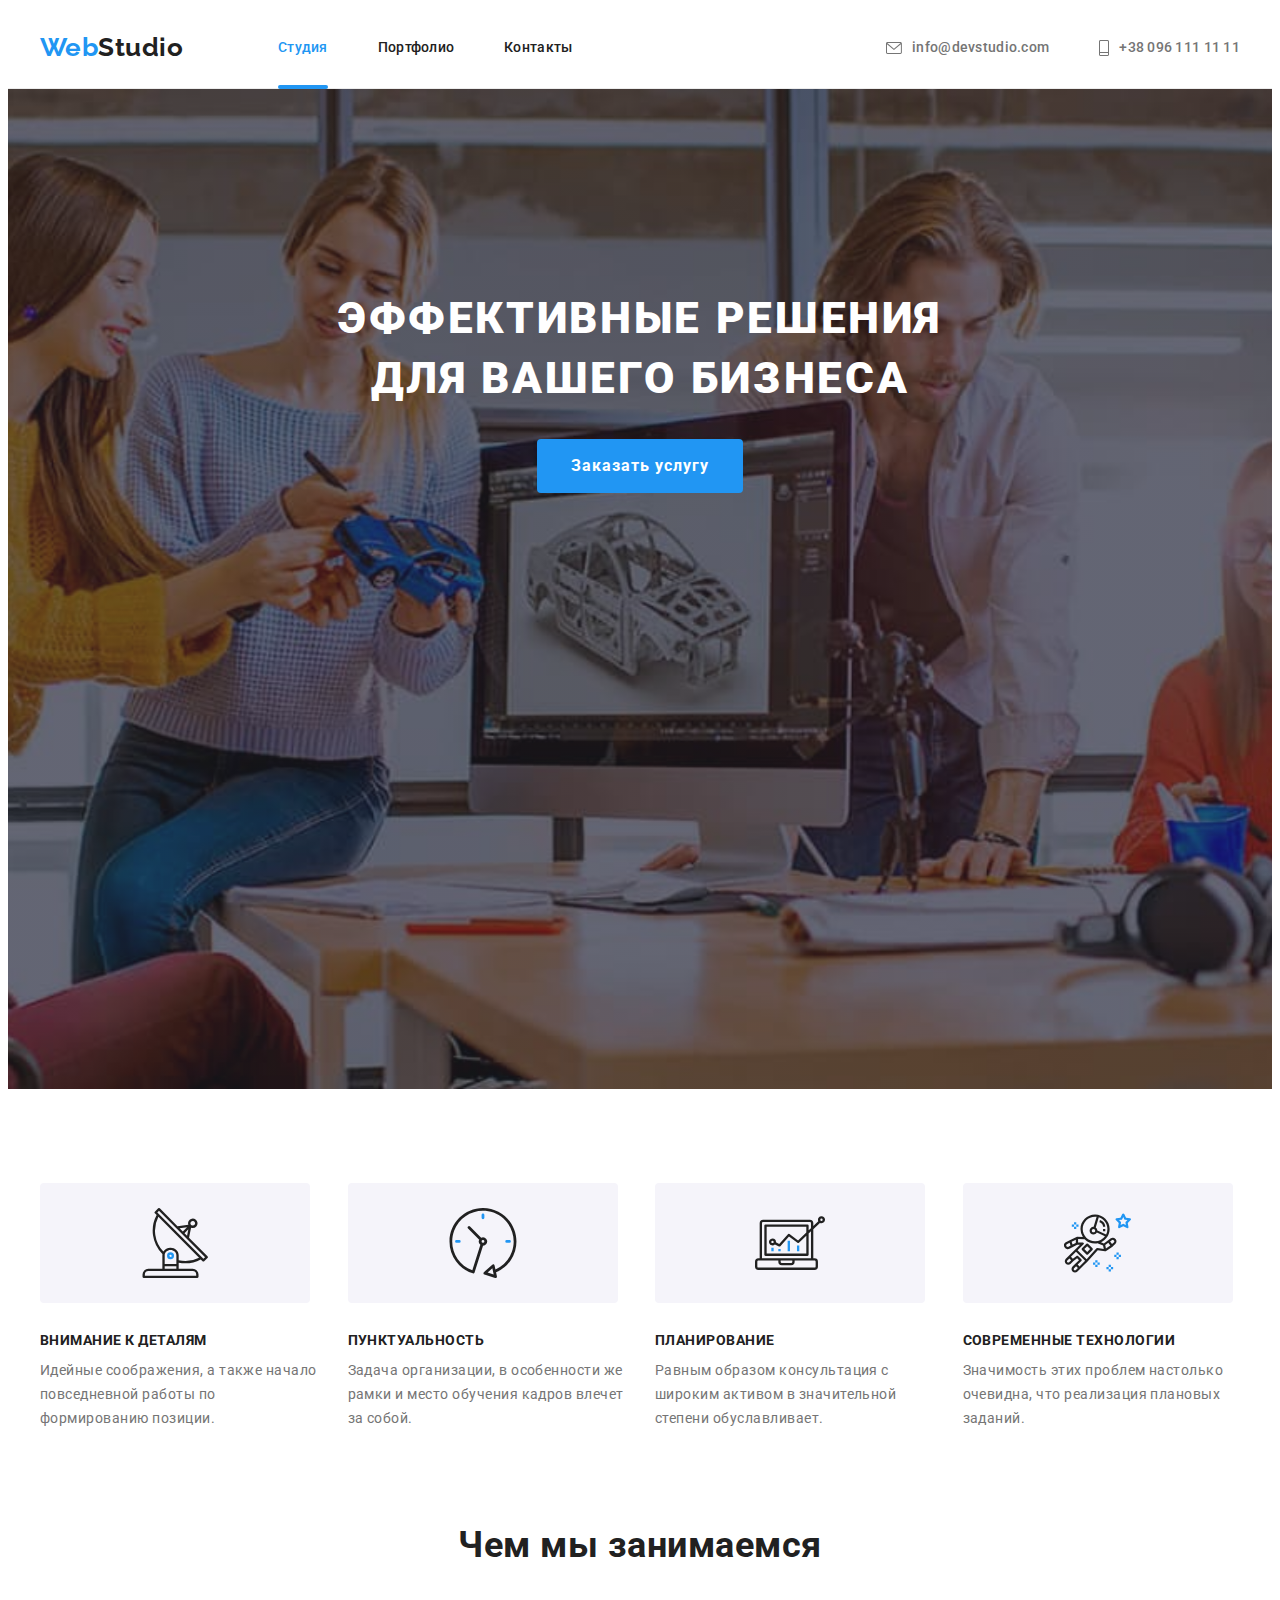
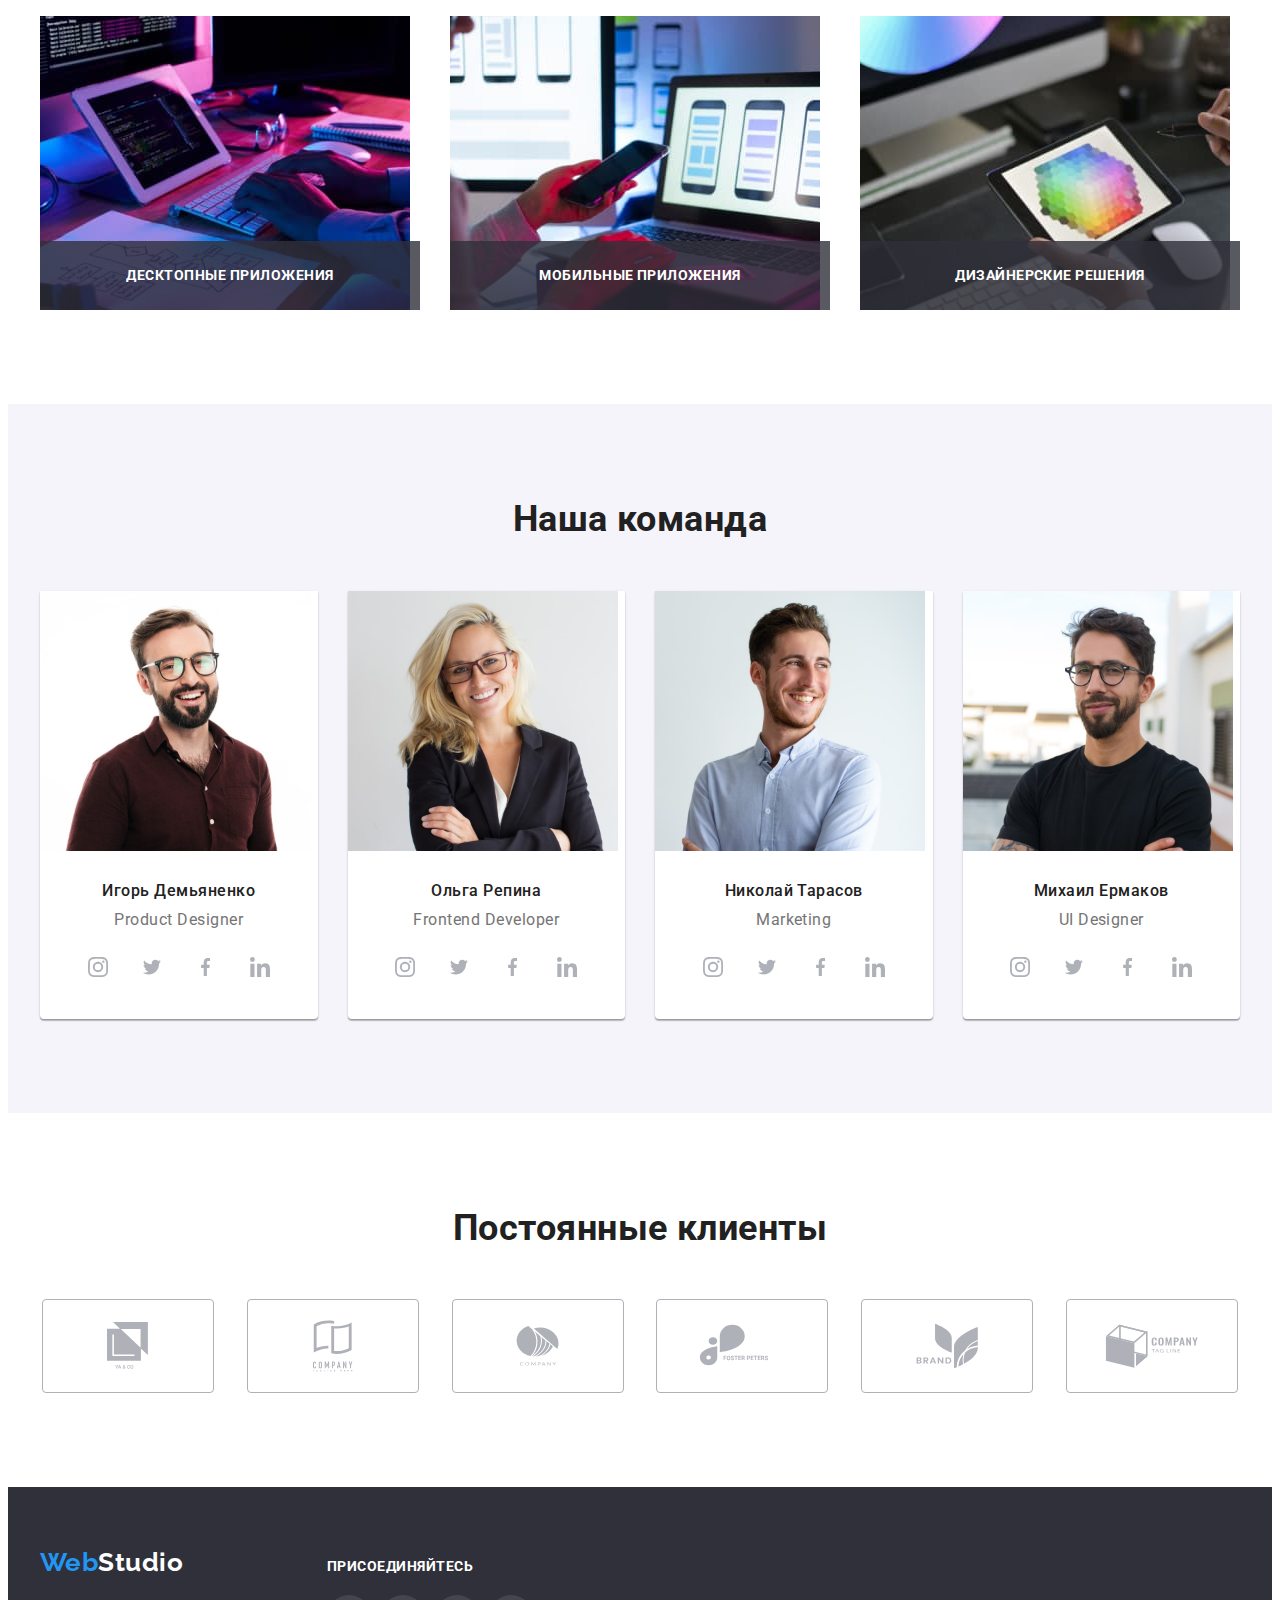
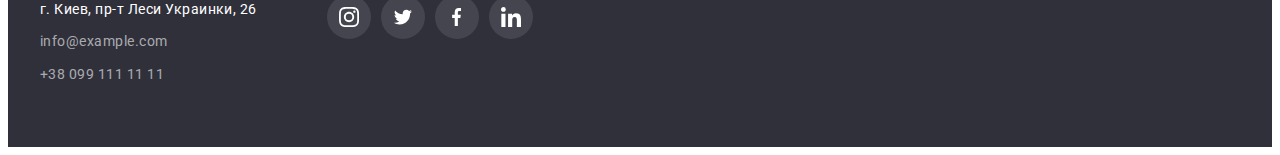
<file: index.html>
<!DOCTYPE html>
<html lang="ru">
  <head>
    <meta charset="UTF-8" />
    <meta http-equiv="X-UA-Compatible" content="IE=edge" />
    <meta name="viewport" content="width=device-width, initial-scale=1.0" />
    <title>Студия</title>
    <link
      href="https://fonts.googleapis.com/css2?family=Raleway:wght@700&family=Roboto:wght@400;500;700;900&display=swap"
      rel="stylesheet"
    />
    <link
      rel="stylesheet"
      href="https://cdnjs.cloudflare.com/ajax/libs/modern-normalize/1.1.0/modern-normalize.min.css"
      integrity="sha512-wpPYUAdjBVSE4KJnH1VR1HeZfpl1ub8YT/NKx4PuQ5NmX2tKuGu6U/JRp5y+Y8XG2tV+wKQpNHVUX03MfMFn9Q=="
      crossorigin="anonymous"
      referrerpolicy="no-referrer"
    />
    <link rel="stylesheet" href="./css/styles.css" />
  </head>
  <body>
    <!--Шапка-->
    <header class="hat">
      <div class="container flex">
        <nav class="flex">
          <a class="hat-logo flex" href="./index.html"><span class="half">Web</span>Studio</a>
          <ul class="hat-list common">
            <li class="item">
              <a class="hat-link current" href="./index.html">Студия</a>
            </li>
            <li class="item">
              <a class="hat-link" href="./portfolio.html">Портфолио</a>
            </li>
            <li class="item">
              <a class="hat-link" href="">Контакты</a>
            </li>
          </ul>
        </nav>

        <ul class="hat-list common info">
          <li class="item">
            <a class="hat-contact" href="mailto:info@devstudio.com">
              <svg class="icon-mail" width="16px" height="12px">
                <use href="./images/sprite.svg#icon-mail"></use>
              </svg>
              info@devstudio.com
            </a>
          </li>
          <li class="item">
            <a class="hat-contact" href="tel:+380961111111">
              <svg class="icon-phone" width="10" height="16px">
                <use href="./images/sprite.svg#icon-phone"></use>
              </svg>
              +38 096 111 11 11
            </a>
          </li>
        </ul>
      </div>
    </header>

    <main>
      <!--Герой-->
      <section class="hiro">
        <h1 class="hiro-title">Эффективные решения для вашего бизнеса</h1>
        <button class="hiro-button" data-modal-open type="button">Заказать услугу</button>
      </section>

      <!--Секция преимуществ-->

      <section class="advantage">
        <div class="container">
          <h2 class="visually-hidden">Наши преимущества</h2>

          <ul class="advantage-list common">
            <li class="subtitle">
              <div class="common advantage-icon">
                <svg width="66px" height="70px">
                  <use class="antenna" href="./images/sprite.svg#icon-antenna"></use>
                </svg>
              </div>
              <h3 class="title">Внимание к деталям</h3>

              <p class="advantage-text">
                Идейные соображения, а также начало повседневной работы по формированию позиции.
              </p>
            </li>
            <li class="subtitle">
              <div class="common advantage-icon">
                <svg width="70px" height="70px">
                  <use class="clock" href="./images/sprite.svg#icon-clock"></use>
                </svg>
              </div>
              <h3 class="title">Пунктуальность</h3>

              <p class="advantage-text">
                Задача организации, в особенности же рамки и место обучения кадров влечет за собой.
              </p>
            </li>
            <li class="subtitle">
              <div class="common advantage-icon">
                <svg width="70px" height="70px">
                  <use class="computer" href="./images/sprite.svg#icon-computer"></use>
                </svg>
              </div>
              <h3 class="title">Планирование</h3>

              <p class="advantage-text">
                Равным образом консультация с широким активом в значительной степени обуславливает.
              </p>
            </li>
            <li class="subtitle">
              <div class="common advantage-icon">
                <svg width="67px" height="70px">
                  <use class="clock" href="./images/sprite.svg#icon-man"></use>
                </svg>
              </div>
              <h3 class="title">Современные технологии</h3>

              <p class="advantage-text">
                Значимость этих проблем настолько очевидна, что реализация плановых заданий.
              </p>
            </li>
          </ul>
        </div>
      </section>

      <!--примеры-->

      <section class="examples">
        <div class="container">
          <h2 class="examples-title">Чем мы занимаемся</h2>
          <ul class="examples-list common">
            <li class="subtitle">
              <a href=""
                ><div class="examples-posision">
                  <img src="./images/img.jpg" width="370" alt="написание программы" />
                  <p class="examples-text">Десктопные приложения</p>
                </div></a
              >
            </li>
            <li class="subtitle">
              <a href=""
                ><div class="examples-posision">
                  <img
                    src="./images/imgg.jpg"
                    width="370"
                    alt="изображение макетов телефонов на ноутбуке"
                  />
                  <p class="examples-text">Мобильные приложения</p>
                </div></a
              >
            </li>
            <li class="subtitle">
              <a href=""
                ><div class="examples-posision">
                  <img
                    src="./images/imggg.jpg"
                    width="370"
                    alt="выбор цветовой гаммы на планшете"
                  />
                  <p class="examples-text">Дизайнерские решения</p>
                </div></a
              >
            </li>
          </ul>
        </div>
      </section>

      <!--Секция о нашей команде-->
      <section class="ourteam">
        <div class="container">
          <h2 class="ourteam-title">Наша команда</h2>
          <ul class="ourteam-list common">
            <li class="ourteam-item">
              <a href=""><img src="./images/nf.jpg" width="270" alt="Игорь Демьяненко" /></a>
              <div class="carts">
                <h3 class="title">Игорь Демьяненко</h3>
                <p class="text">Product Designer</p>
                <ul class="ourteam-icon common">
                  <li class="icon-list common">
                    <a class="icon-link common" href=""
                      ><svg class="icon-svg" width="20px" height="20px">
                        <use href="./images/sprite.svg#icon-instagram"></use></svg
                    ></a>
                  </li>
                  <li class="icon-list common">
                    <a class="icon-link common" href=""
                      ><svg class="icon-svg" width="20px" height="16.25px">
                        <use href="./images/sprite.svg#icon-twitter"></use></svg
                    ></a>
                  </li>
                  <li class="icon-list common">
                    <a class="icon-link common" href=""
                      ><svg class="icon-svg" width="10px" height="20px">
                        <use href="./images/sprite.svg#icon-facebook"></use></svg
                    ></a>
                  </li>
                  <li class="icon-list common">
                    <a class="icon-link common" href=""
                      ><svg class="icon-svg" width="20px" height="20px">
                        <use href="./images/sprite.svg#icon-linkedin"></use></svg
                    ></a>
                  </li>
                </ul>
              </div>
            </li>

            <li class="ourteam-item">
              <a href=""><img src="./images/no.jpg" width="270" alt="Ольга Репина" /></a>
              <div class="carts">
                <h3 class="title">Ольга Репина</h3>
                <p class="text">Frontend Developer</p>
                <ul class="ourteam-icon common">
                  <li class="icon-list common">
                    <a class="icon-link common" href=""
                      ><svg class="icon-svg" width="20px" height="20px">
                        <use href="./images/sprite.svg#icon-instagram"></use></svg
                    ></a>
                  </li>
                  <li class="icon-list common">
                    <a class="icon-link common" href=""
                      ><svg class="icon-svg" width="20px" height="16.25px">
                        <use href="./images/sprite.svg#icon-twitter"></use></svg
                    ></a>
                  </li>
                  <li class="icon-list common">
                    <a class="icon-link common" href=""
                      ><svg class="icon-svg" width="10px" height="20px">
                        <use href="./images/sprite.svg#icon-facebook"></use></svg
                    ></a>
                  </li>
                  <li class="icon-list common">
                    <a class="icon-link common" href=""
                      ><svg class="icon-svg" width="20px" height="20px">
                        <use href="./images/sprite.svg#icon-linkedin"></use></svg
                    ></a>
                  </li>
                </ul>
              </div>
            </li>

            <li class="ourteam-item">
              <a href=""><img src="./images/nt.jpg" width="270" alt="Николай Тарасов" /></a>
              <div class="carts">
                <h3 class="title">Николай Тарасов</h3>
                <p class="text">Marketing</p>
                <ul class="ourteam-icon common">
                  <li class="icon-list common">
                    <a class="icon-link common" href=""
                      ><svg class="icon-svg" width="20px" height="20px">
                        <use href="./images/sprite.svg#icon-instagram"></use></svg
                    ></a>
                  </li>
                  <li class="icon-list common">
                    <a class="icon-link common" href=""
                      ><svg class="icon-svg" width="20px" height="16.25px">
                        <use href="./images/sprite.svg#icon-twitter"></use></svg
                    ></a>
                  </li>
                  <li class="icon-list common">
                    <a class="icon-link common" href=""
                      ><svg class="icon-svg" width="10px" height="20px">
                        <use href="./images/sprite.svg#icon-facebook"></use></svg
                    ></a>
                  </li>
                  <li class="icon-list common">
                    <a class="icon-link common" href=""
                      ><svg class="icon-svg" width="20px" height="20px">
                        <use href="./images/sprite.svg#icon-linkedin"></use></svg
                    ></a>
                  </li>
                </ul>
              </div>
            </li>

            <li class="ourteam-item">
              <a href=""><img src="./images/ntr.jpg" width="270" alt="Михаил Ермаков" /></a>
              <div class="carts">
                <h3 class="title">Михаил Ермаков</h3>
                <p class="text">UI Designer</p>
                <ul class="ourteam-icon common">
                  <li class="icon-list common">
                    <a class="icon-link common" href=""
                      ><svg class="icon-svg" width="20px" height="20px">
                        <use href="./images/sprite.svg#icon-instagram"></use></svg
                    ></a>
                  </li>
                  <li class="icon-list common">
                    <a class="icon-link common" href=""
                      ><svg class="icon-svg" width="20px" height="16.25px">
                        <use href="./images/sprite.svg#icon-twitter"></use></svg
                    ></a>
                  </li>
                  <li class="icon-list common">
                    <a class="icon-link common" href=""
                      ><svg class="icon-svg" width="10px" height="20px">
                        <use href="./images/sprite.svg#icon-facebook"></use></svg
                    ></a>
                  </li>
                  <li class="icon-list common">
                    <a class="icon-link common" href=""
                      ><svg class="icon-svg" width="20px" height="20px">
                        <use href="./images/sprite.svg#icon-linkedin"></use></svg
                    ></a>
                  </li>
                </ul>
              </div>
            </li>
          </ul>
        </div>
      </section>

      <!-- Постоянные клиенты -->

      <section class="clients">
        <div class="container">
          <h2 class="clients-title">Постоянные клиенты</h2>
          <ul class="clients-icon common">
            <li class="clients-list common">
              <a class="clients-link common" href="">
                <svg class="clients-svg" width="41px" height="47px">
                  <use href="./images/sprite.svg#icon-logo1"></use>
                </svg>
              </a>
            </li>
            <li class="clients-list common">
              <a class="clients-link common" href=""
                ><svg class="clients-svg" width="40px" height="52px">
                  <use href="./images/sprite.svg#icon-logo2"></use></svg
              ></a>
            </li>
            <li class="clients-list common">
              <a class="clients-link common" href=""
                ><svg class="clients-svg" width="43px" height="41px">
                  <use href="./images/sprite.svg#icon-logo3"></use></svg
              ></a>
            </li>
            <li class="clients-list common">
              <a class="clients-link common" href=""
                ><svg class="clients-svg" width="106px" height="60px">
                  <use href="./images/sprite.svg#icon-Logo4"></use></svg
              ></a>
            </li>
            <li class="clients-list common">
              <a class="clients-link common" href=""
                ><svg class="clients-svg" width="63px" height="46px">
                  <use href="./images/sprite.svg#icon-logo5"></use></svg
              ></a>
            </li>
            <li class="clients-list common">
              <a class="clients-link common" href=""
                ><svg class="clients-svg" width="94px" height="44px">
                  <use href="./images/sprite.svg#icon-logo6"></use></svg
              ></a>
            </li>
          </ul>
        </div>
      </section>
    </main>
    <!--Футер-->
    <footer class="cellar">
      <div class="container flex">
        <div>
          <a class="cellar-logo" href="./index.html"><span class="half">Web</span>Studio</a>
          <address class="user">
            г. Киев, пр-т Леси Украинки, 26
            <a class="user-mail" href="mailto:info@example.com">info@example.com</a>
            <a class="user-phone" href="tel:+380991111111">+38 099 111 11 11</a>
          </address>
        </div>
        <div class="act">
          <em class="act-title">присоединяйтесь</em>
          <ul class="act-list common">
            <li class="common act-items">
              <a class="act-link common" href=""
                ><svg width="20px" height="20px">
                  <use href="./images/sprite.svg#icon-instagram"></use></svg
              ></a>
            </li>
            <li class="common act-items">
              <a class="act-link common" href=""
                ><svg width="20px" height="16.25px">
                  <use href="./images/sprite.svg#icon-twitter"></use></svg
              ></a>
            </li>
            <li class="common act-items">
              <a class="act-link common" href=""
                ><svg width="10px" height="20px">
                  <use href="./images/sprite.svg#icon-facebook"></use></svg
              ></a>
            </li>
            <li class="common act-items">
              <a class="act-link common" href=""
                ><svg width="20px" height="20px">
                  <use href="./images/sprite.svg#icon-linkedin"></use></svg
              ></a>
            </li>
          </ul>
        </div>
      </div>
    </footer>

    <!-- modal -->

    <div class="backdrop is-hidden" data-modal>
      <div class="modal">
        <button class="modal-btn" type="button" data-modal-close>
          <svg width="11" height="11">
            <use href="./images/sprite.svg#icon-Vector"></use>
          </svg>
        </button>
      </div>
    </div>
    <script src="./js/modal.js"></script>
  </body>
</html>
</file>
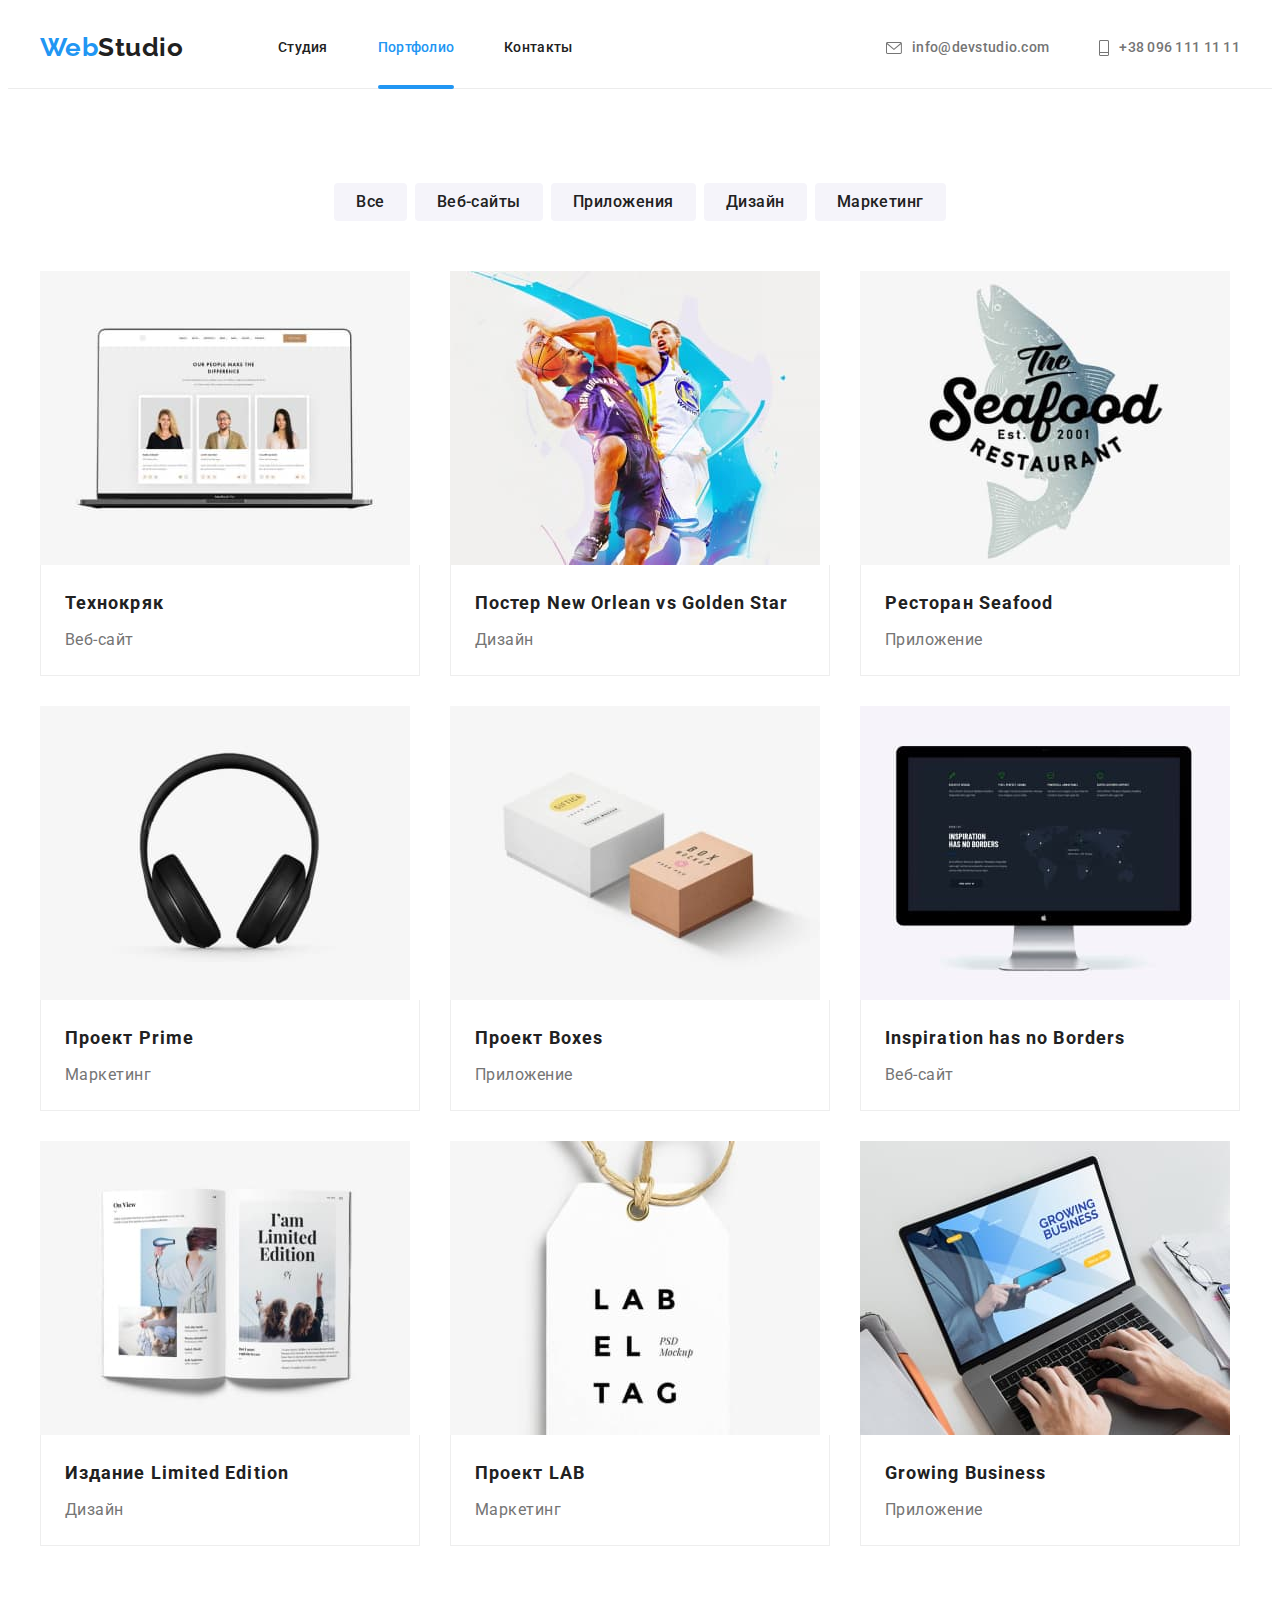
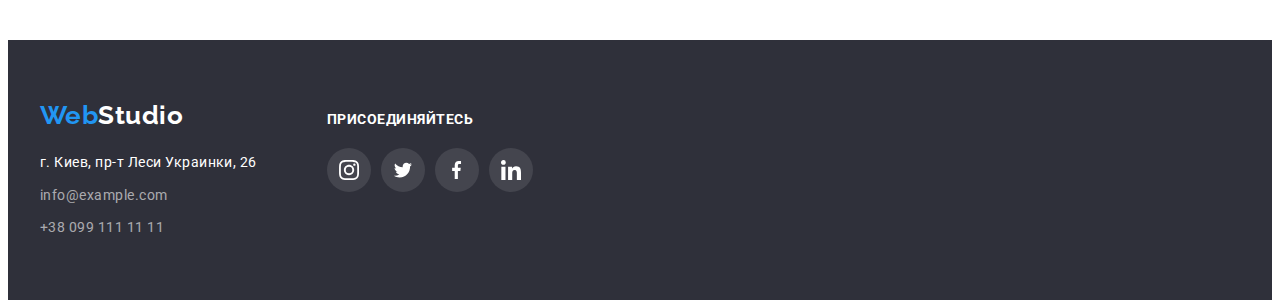
<file: portfolio.html>
<!DOCTYPE html>
<html lang="ru">
  <head>
    <meta charset="UTF-8" />
    <meta http-equiv="X-UA-Compatible" content="IE=edge" />
    <meta name="viewport" content="width=device-width, initial-scale=1.0" />
    <title>Портфолио</title>
    <link
      href="https://fonts.googleapis.com/css2?family=Raleway:wght@700&family=Roboto:wght@400;500;700;900&display=swap"
      rel="stylesheet"
    />
    <link
      rel="stylesheet"
      href="https://cdnjs.cloudflare.com/ajax/libs/modern-normalize/1.1.0/modern-normalize.min.css"
      integrity="sha512-wpPYUAdjBVSE4KJnH1VR1HeZfpl1ub8YT/NKx4PuQ5NmX2tKuGu6U/JRp5y+Y8XG2tV+wKQpNHVUX03MfMFn9Q=="
      crossorigin="anonymous"
      referrerpolicy="no-referrer"
    />
    <link rel="stylesheet" href="./css/styles.css" />
  </head>
  <body>
    <!--Шапка-->
    <header class="hat">
      <div class="container flex">
        <nav class="flex">
          <a class="hat-logo flex" href="./index.html"><span class="half">Web</span>Studio</a>
          <ul class="hat-list common">
            <li class="item">
              <a class="hat-link" href="./index.html">Студия</a>
            </li>
            <li class="item">
              <div class="current-box">
                <a class="hat-link current" href="./portfolio.html">Портфолио</a>
                <div class="studio-current"></div>
              </div>
            </li>
            <li class="item">
              <a class="hat-link" href="">Контакты</a>
            </li>
          </ul>
        </nav>

        <ul class="hat-list common info">
          <li class="item">
            <a class="hat-contact" href="mailto:info@devstudio.com">
              <svg class="icon-mail" width="16px" height="12px">
                <use href="./images/sprite.svg#icon-mail"></use>
              </svg>
              info@devstudio.com
            </a>
          </li>
          <li class="item">
            <a class="hat-contact" href="tel:+380961111111">
              <svg class="icon-phone" width="10px" height="16px">
                <use href="./images/sprite.svg#icon-phone"></use>
              </svg>
              +38 096 111 11 11
            </a>
          </li>
        </ul>
      </div>
    </header>

    <main>
      <section class="general">
        <div class="container">
          <h1 class="visually-hidden">Наши работы</h1>
          <ul class="general-list">
            <li>
              <button class="general-btn" type="button">Все</button>
            </li>
            <li>
              <button class="general-btn" type="button">Веб-сайты</button>
            </li>
            <li>
              <button class="general-btn" type="button">Приложения</button>
            </li>
            <li>
              <button class="general-btn" type="button">Дизайн</button>
            </li>
            <li>
              <button class="general-btn" type="button">Маркетинг</button>
            </li>
          </ul>
          <ul class="general-items">
            <li class="general-cards">
              <a class="general-link" href=""
                ><div class="hidden-container">
                  <img src="./images/i.jpg" width="370" alt="ноутбук с изображением сайта" />
                  <p class="hidden-info">
                    Ресурс предлагает комплексные предложения с разным уровнем функционала и
                    сервисов. Все это позволит посетителю получить исчерпывающие сведения о компании
                    или частном лице.
                  </p>
                </div>
                <div class="prewieu">
                  <h2 class="general-title">Технокряк</h2>
                  <p class="general-text">Веб-сайт</p>
                </div></a
              >
            </li>
            <li class="general-cards">
              <a class="general-link" href=""
                ><div class="hidden-container">
                  <img src="./images/one.jpg" width="370" alt="два баскетболиста в прыжке" />
                  <p class="hidden-info">
                    Ресурс предлагает комплексные предложения с разным уровнем функционала и
                    сервисов. Все это позволит посетителю получить исчерпывающие сведения о компании
                    или частном лице.
                  </p>
                </div>
                <div class="prewieu">
                  <h2 class="general-title">Постер New Orlean vs Golden Star</h2>
                  <p class="general-text">Дизайн</p>
                </div></a
              >
            </li>
            <li class="general-cards">
              <a class="general-link" href=""
                ><div class="hidden-container">
                  <img src="./images/two.jpg" width="370" alt="назва ресторану з морепродуктамы" />
                  <p class="hidden-info">
                    Ресурс предлагает комплексные предложения с разным уровнем функционала и
                    сервисов. Все это позволит посетителю получить исчерпывающие сведения о компании
                    или частном лице.
                  </p>
                </div>
                <div class="prewieu">
                  <h2 class="general-title">Ресторан Seafood</h2>
                  <p class="general-text">Приложение</p>
                </div></a
              >
            </li>
            <li class="general-cards">
              <a class="general-link" href=""
                ><div class="hidden-container">
                  <img src="./images/thri.jpg" width="370" alt="черные наушники" />
                  <p class="hidden-info">
                    Ресурс предлагает комплексные предложения с разным уровнем функционала и
                    сервисов. Все это позволит посетителю получить исчерпывающие сведения о компании
                    или частном лице.
                  </p>
                </div>
                <div class="prewieu">
                  <h2 class="general-title">Проект Prime</h2>
                  <p class="general-text">Маркетинг</p>
                </div></a
              >
            </li>
            <li class="general-cards">
              <a class="general-link" href=""
                ><div class="hidden-container">
                  <img src="./images/four.jpg" width="370" alt="две коробки на белом фоне" />
                  <p class="hidden-info">
                    Ресурс предлагает комплексные предложения с разным уровнем функционала и
                    сервисов. Все это позволит посетителю получить исчерпывающие сведения о компании
                    или частном лице.
                  </p>
                </div>
                <div class="prewieu">
                  <h2 class="general-title">Проект Boxes</h2>
                  <p class="general-text">Приложение</p>
                </div></a
              >
            </li>
            <li class="general-cards">
              <a class="general-link" href=""
                ><div class="hidden-container">
                  <img src="./images/five.jpg" width="370" alt="монитор с заставкой" />
                  <p class="hidden-info">
                    Ресурс предлагает комплексные предложения с разным уровнем функционала и
                    сервисов. Все это позволит посетителю получить исчерпывающие сведения о компании
                    или частном лице.
                  </p>
                </div>
                <div class="prewieu">
                  <h2 class="general-title">Inspiration has no Borders</h2>
                  <p class="general-text">Веб-сайт</p>
                </div></a
              >
            </li>
            <li class="general-cards">
              <a class="general-link" href=""
                ><div class="hidden-container">
                  <img
                    src="./images/six.jpg"
                    width="370"
                    alt="журнал лимитированя версия в открытом виде"
                  />
                  <p class="hidden-info">
                    Ресурс предлагает комплексные предложения с разным уровнем функционала и
                    сервисов. Все это позволит посетителю получить исчерпывающие сведения о компании
                    или частном лице.
                  </p>
                </div>
                <div class="prewieu">
                  <h2 class="general-title">Издание Limited Edition</h2>
                  <p class="general-text">Дизайн</p>
                </div></a
              >
            </li>
            <li class="general-cards">
              <a class="general-link" href=""
                ><div class="hidden-container">
                  <img src="./images/seven.jpg" width="370" alt="белая бирка с надписью" />
                  <p class="hidden-info">
                    Ресурс предлагает комплексные предложения с разным уровнем функционала и
                    сервисов. Все это позволит посетителю получить исчерпывающие сведения о компании
                    или частном лице.
                  </p>
                </div>
                <div class="prewieu">
                  <h2 class="general-title">Проект LAB</h2>
                  <p class="general-text">Маркетинг</p>
                </div></a
              >
            </li>
            <li class="general-cards">
              <a class="general-link" href=""
                ><div class="hidden-container">
                  <img src="./images/eight.jpg" width="370" alt="изображение ноутбука" />
                  <p class="hidden-info">
                    Ресурс предлагает комплексные предложения с разным уровнем функционала и
                    сервисов. Все это позволит посетителю получить исчерпывающие сведения о компании
                    или частном лице.
                  </p>
                </div>
                <div class="prewieu">
                  <h2 class="general-title">Growing Business</h2>
                  <p class="general-text">Приложение</p>
                </div></a
              >
            </li>
          </ul>
        </div>
      </section>
    </main>

    <!--Футер-->
    <footer class="cellar">
      <div class="container flex">
        <div>
          <a class="cellar-logo" href="./index.html"><span class="half">Web</span>Studio</a>
          <address class="user">
            г. Киев, пр-т Леси Украинки, 26 <br />
            <a class="user-mail" href="mailto:info@example.com">info@example.com</a>
            <a class="user-phone" href="tel:+380991111111">+38 099 111 11 11</a>
          </address>
        </div>
        <div class="act">
          <em class="act-title">присоединяйтесь</em>
          <ul class="act-list common">
            <li class="common act-items">
              <a class="act-link common" href=""
                ><svg width="20px" height="20px">
                  <use href="./images/sprite.svg#icon-instagram"></use></svg
              ></a>
            </li>
            <li class="common act-items">
              <a class="act-link common" href=""
                ><svg width="20px" height="16.25px">
                  <use href="./images/sprite.svg#icon-twitter"></use></svg
              ></a>
            </li>
            <li class="common act-items">
              <a class="act-link common" href=""
                ><svg width="10px" height="20px">
                  <use href="./images/sprite.svg#icon-facebook"></use></svg
              ></a>
            </li>
            <li class="common act-items">
              <a class="act-link common" href=""
                ><svg width="20px" height="20px">
                  <use href="./images/sprite.svg#icon-linkedin"></use></svg
              ></a>
            </li>
          </ul>
        </div>
      </div>
    </footer>
  </body>
</html>
</file>
<file: css/styles.css>
:root {
  --text-color: #757575;
  --titel-color: #212121;
  --activ-color: #2196f3;
  --header-bcg-color: #ffffff;
  --hiro-bcg-color: #2f303a;
  --team-bcg-color: #f5f4fa;
  --adress-color: rgba(255, 255, 255, 0.6);
  --header-border-color: #ececec;
  --portfolio-border-color: #eeeeee;
  --gradient: rgba(47, 48, 58, 0.4);
  --examples-position-color: rgba(47, 48, 58, 0.8);
  --icon-color: #afb1b8;
  --backdrop-color: rgba(0, 0, 0, 0.2);
}

/* common */

a:active,
a:focus,
button:focus,
button:active {
  outline: none;
}

.container {
  width: 1200px;
  padding-left: 15px;
  padding-right: 15px;
  margin: 0 auto;
}

body {
  color: var(--titel-color);
  background-color: var(--header-bcg-color);
  font-family: Roboto, sans-serif;
  letter-spacing: 0.03em;
}

img {
  max-width: 100%;
  display: block;
}

.common {
  list-style-type: none;
  padding-left: 0;
  margin-top: 0;
  margin-bottom: 0;

  display: flex;
  align-items: center;
  justify-content: center;
}

/* MODAL */

.backdrop {
  position: fixed;
  top: 0;
  left: 0;
  width: 100%;
  height: 100%;

  background-color: var(--backdrop-color);

  opacity: 1;

  transition: opacity 250ms cubic-bezier(0.4, 0, 0.2, 1),
    visibility 250ms cubic-bezier(0.4, 0, 0.2, 1);
}

.backdrop.is-hidden {
  pointer-events: none;
  opacity: 0;
  visibility: hidden;
}

.modal {
  position: absolute;
  top: 50%;
  left: 50%;
  transform: translate(-50%, -50%) scale(1);

  min-width: 528px;
  min-height: 581px;
  padding: 15px;

  background-color: var(--header-bcg-color);
  box-shadow: 0px 1px 3px rgba(0, 0, 0, 0.12), 0px 1px 1px rgba(0, 0, 0, 0.14),
    0px 2px 1px rgba(0, 0, 0, 0.2);
  border-radius: 4px;

  transition: transform 250ms cubic-bezier(0.4, 0, 0.2, 1);
}

.backdrop.is-hidden .modal {
  transform: translate(-50%, -50%) scale(2);
}

.modal-btn {
  display: block;
  position: absolute;
  top: 8px;
  right: 8px;

  width: 30px;
  height: 30px;
  padding: 0;
  margin: 0;

  background-color: var(--header-bcg-color);
  border: 1px solid rgba(0, 0, 0, 0.1);
  border-radius: 50%;

  transition: color 250ms cubic-bezier(0.4, 0, 0.2, 1);
}

.modal-btn > svg {
  fill: currentColor;
}

.modal-btn:hover,
.modal-btn:focus {
  color: var(--activ-color);
}

/* HEADER */

.current {
  position: relative;
}

.current::after {
  position: absolute;
  display: block;
  bottom: -1px;

  content: ' ';
  width: 100%;
  height: 4px;

  background-color: var(--activ-color);
  border-radius: 2px;
}

.hat-link.current {
  color: var(--activ-color);
}

.hat {
  background-color: var(--header-bcg-color);
  border-bottom: 1px solid var(--header-border-color);
}

.half {
  color: var(--activ-color);
}

.hat-logo,
.cellar-logo {
  font-family: Raleway, sans-serif;
  font-weight: 700;
  font-size: 26px;
  line-height: 1.19;
  width: 145px;
}

.hat-logo {
  display: block;
  padding-top: 24px;
  padding-bottom: 25px;
  margin-right: 93px;
}

.hat-link,
.hat-logo {
  color: var(--titel-color);
  text-decoration: none;
}

.hat-link:hover,
.hat-link:focus {
  color: var(--activ-color);
}
.hat-contact {
  color: var(--text-color);

  text-decoration: none;
  font-style: normal;
}
.hat-contact:hover,
.hat-contact:focus {
  color: var(--activ-color);
}

.hat-list .hat-link,
.hat-list .hat-contact {
  display: inline-flex;
  padding-top: 32px;
  padding-bottom: 32px;
  align-items: center;

  transition: color 250ms cubic-bezier(0.4, 0, 0.2, 1);
}

.hat-list {
  font-weight: 500;
  font-size: 14px;
  line-height: 1.14;
  letter-spacing: 0.02em;
}

.hat-list .item:not(:last-child) {
  margin-right: 50px;
}
.flex {
  display: flex;
  align-items: center;
}

.info {
  margin-left: auto;
}

/* hat-svg */

.icon-mail {
  margin-right: 10px;
  fill: currentColor;
}

.icon-phone {
  margin-right: 10px;
  fill: currentColor;
}

/* HIRO */

.visually-hidden {
  position: absolute;
  width: 1px;
  height: 1px;
  margin: -1px;
  border: 0;
  padding: 0;

  white-space: nowrap;
  clip-path: inset(100%);
  clip: rect(0 0 0 0);
  overflow: hidden;
}

.hiro,
.cellar {
  background-color: var(--hiro-bcg-color);
}

.hiro {
  text-align: center;
  padding-top: 200px;
  padding-bottom: 200px;

  height: 600px;
  max-width: 1600px;
  margin-left: auto;
  margin-right: auto;

  background-image: linear-gradient(var(--gradient), var(--gradient)), url(../images/hiro.jpg);
  background-repeat: no-repeat;
  background-size: cover;
  background-position: 50% 50%;
}

.hiro-title {
  color: var(--header-bcg-color);
  font-weight: 900;
  font-size: 44px;
  line-height: 1.36;
  letter-spacing: 0.06em;
  text-transform: uppercase;
  max-width: 696px;

  padding-bottom: 0px;
  margin-top: 0px;
  margin-bottom: 30px;

  margin-right: auto;
  margin-left: auto;
}
.hiro-button {
  color: var(--header-bcg-color);
  background-color: var(--activ-color);
  font-family: inherit;
  font-weight: 700;
  font-size: 16px;
  line-height: 1.9;
  text-align: center;

  border-color: transparent;
  align-items: center;
  letter-spacing: 0.06em;
  cursor: pointer;
  display: inline-block;

  min-width: 200px;
  padding: 10px 32px;
  border-radius: 4px;
  transition: color 250ms cubic-bezier(0.4, 0, 0.2, 1),
    background-color 250ms cubic-bezier(0.4, 0, 0.2, 1);
}

.hiro-button:hover,
.hiro-button:focus {
  color: var(--activ-color);
  background-color: var(--header-bcg-color);
}

/* ADVANTAGE */

.advantage {
  padding-top: 94px;
  padding-bottom: 94px;
}
.title {
  color: var(--titel-color);
  font-weight: 700;
  font-size: 14px;
  line-height: 1.14;
  text-transform: uppercase;

  margin-top: 0;
  margin-bottom: 10px;
}
.advantage-text {
  color: var(--text-color);
  font-size: 14px;
  line-height: 1.7;

  margin: 0;
}
.advantage-list {
  margin-right: -30px;
}

.advantage-list > .subtitle {
  flex-basis: calc(100% / 4 - 30px);
  margin-right: 30px;
}

/* advantage-svg */

.advantage-icon {
  width: 270px;
  height: 120px;
  background-color: var(--team-bcg-color);
  margin-bottom: 30px;
  border-radius: 4px;
}

/* EXAMPLES */
.examples {
  padding-bottom: 94px;
}

.examples-title,
.ourteam-title,
.clients-title {
  color: var(--titel-color);
  font-weight: 700;
  font-size: 36px;
  line-height: 1.17;
  text-align: center;

  margin-top: 0;
  margin-bottom: 50px;
}

.examples-list {
  margin-right: -30px;
}

.examples-list > .subtitle {
  flex-basis: calc(100% / 3 - 30px);

  margin-right: 30px;
}

/* examples-posision */

.examples-posision {
  position: relative;
}

.examples-text {
  position: absolute;
  bottom: 0;
  text-align: center;

  width: 100%;

  margin: 0;
  padding-top: 27px;
  padding-bottom: 27px;

  font-weight: 700;
  font-size: 14px;
  line-height: 1.14;
  text-transform: uppercase;

  color: var(--header-bcg-color);
  background-color: var(--examples-position-color);
}

/*OURTEAM */

.ourteam {
  background-color: var(--team-bcg-color);
  padding-top: 94px;
  padding-bottom: 94px;
}

.ourteam-list .title {
  color: var(--titel-color);
  font-weight: 500;
  font-size: 16px;
  line-height: 1.19;

  text-transform: none;

  margin-bottom: 10px;
  margin-left: 0;
  margin-right: 0;
}
.ourteam-list .text {
  color: var(--text-color);
  font-size: 16px;
  line-height: 1.19;

  margin-top: 0;
  margin-bottom: 16px;
}

.carts {
  padding-top: 30px;
  padding-bottom: 30px;

  text-align: center;
}

.ourteam-list {
  margin-right: -30px;
}

.ourteam-item {
  flex-basis: calc(100% / 4 - 30px);

  margin-right: 30px;
}

/*border for our team card */

.ourteam-list > li {
  background: var(--header-bcg-color);
  box-shadow: 0px 1px 3px rgba(0, 0, 0, 0.12), 0px 1px 1px rgba(0, 0, 0, 0.14),
    0px 2px 1px rgba(0, 0, 0, 0.2);
  border-radius: 0px 0px 4px 4px;
}

/* ourteam-svg */

.icon-link {
  width: 44px;
  height: 44px;
  border-radius: 50%;
  fill: var(--icon-color);

  transition: fill 250ms cubic-bezier(0.4, 0, 0.2, 1),
    background-color 250ms cubic-bezier(0.4, 0, 0.2, 1);
}

.icon-list:not(:last-child) {
  margin-right: 10px;
}

.icon-link:hover,
.icon-link:focus {
  fill: var(--header-bcg-color);
  background-color: var(--activ-color);
}
/* CLIENTS  */

.clients-title {
  margin-bottom: 50px;
}

.clients {
  padding-top: 94px;
  padding-bottom: 94px;
}

.clients-link {
  width: 170px;
  height: 92px;
  border: 1px solid #afb1b8;
  border-radius: 4px;
  color: var(--icon-color);

  transition: color 250ms cubic-bezier(0.4, 0, 0.2, 1),
    border-color 250ms cubic-bezier(0.4, 0, 0.2, 1);
}

.clients-svg {
  fill: currentColor;
}

.clients-link:hover,
.clients-link:focus {
  color: var(--activ-color);
  border-color: var(--activ-color);
}

.clients-icon {
  margin-right: -30px;
}

.clients-list {
  flex-basis: calc(100% / 6 - 30px);
  margin-right: 30px;
}

/* FOOTER */

.cellar {
  padding-top: 60px;
  padding-bottom: 60px;
}

.cellar-logo {
  color: var(--header-bcg-color);
  text-decoration: none;

  display: block;
  margin-bottom: 20px;
}

.user {
  color: var(--header-bcg-color);
  font-size: 14px;
  line-height: 1.7;
  font-style: normal;
}
.user-mail,
.user-phone {
  color: var(--adress-color);
  text-decoration: none;
  font-size: 14px;
  line-height: 1.7;
  font-style: normal;

  display: block;

  transition: color 250ms cubic-bezier(0.4, 0, 0.2, 1);
}
.user-mail:hover,
.user-mail:focus,
.user-phone:hover,
.user-phone:focus {
  color: var(--activ-color);
}

.user-mail {
  margin-top: 9px;
  margin-bottom: 9px;
}

/* footer-svg*/

.act {
  margin-left: 70px;
  align-self: flex-start;
  padding-top: 12px;
}

.act-title {
  font-style: normal;
  font-weight: 700;
  font-size: 14px;
  line-height: 1.14;
  text-transform: uppercase;

  color: var(--header-bcg-color);

  display: block;
  margin-bottom: 20px;
}

.act-link {
  width: 44px;
  height: 44px;
  border-radius: 50%;
  color: var(--header-bcg-color);
  background-color: rgba(255, 255, 255, 0.1);

  transition: background-color 250ms cubic-bezier(0.4, 0, 0.2, 1);
}

.act-items:not(:last-child) {
  margin-right: 10px;
}

.act-link svg {
  fill: currentColor;
}
.act-link:hover,
.act-link:focus {
  background-color: var(--activ-color);
}

/* PORTFOLIO */

.general {
  padding-top: 94px;
  padding-bottom: 94px;
}

.general-btn {
  color: var(--titel-color);
  background-color: var(--team-bcg-color);
  font-family: inherit;

  font-weight: 500;
  font-size: 16px;
  line-height: 1.6;
  letter-spacing: 0.03em;
  cursor: pointer;
  border-radius: 4px;
  border: transparent;

  padding: 6px 22px;

  transition: color 250ms cubic-bezier(0.4, 0, 0.2, 1),
    background-color 250ms cubic-bezier(0.4, 0, 0.2, 1),
    box-shadow 250ms cubic-bezier(0.4, 0, 0.2, 1);
}

.general-btn:hover,
.general-btn:focus {
  color: var(--header-bcg-color);
  background-color: var(--activ-color);
  box-shadow: 0px 3px 1px rgba(0, 0, 0, 0.1), 0px 1px 2px rgba(0, 0, 0, 0.08),
    0px 2px 2px rgba(0, 0, 0, 0.12);
}

.general-list,
.general-items {
  list-style-type: none;

  padding-left: 0;
  margin-top: 0;
  margin-bottom: 0;
}

.general-link {
  text-decoration: none;
}

.general-cards {
  transition: box-shadow 250ms cubic-bezier(0.4, 0, 0.2, 1);
}

.general-cards:hover,
.general-cards:focus {
  box-shadow: 0px 1px 1px rgba(0, 0, 0, 0.12), 0px 4px 4px rgba(0, 0, 0, 0.06),
    1px 4px 6px rgba(0, 0, 0, 0.16);
}

.general-link .prewieu {
  padding: 20px 24px;
  border-bottom: 1px solid var(--portfolio-border-color);
  border-left: 1px solid var(--portfolio-border-color);
  border-right: 1px solid var(--portfolio-border-color);
}

.general-items li {
  background: var(--header-bcg-color);
}

.general-title {
  color: var(--titel-color);
  font-weight: 700;
  font-size: 18px;
  line-height: 2;
  letter-spacing: 0.06em;

  margin-bottom: 0;
  margin-top: 0;
}

.general-text {
  color: var(--text-color);
  font-style: normal;
  font-size: 16px;
  line-height: 1.88;

  margin-top: 4px;
  margin-bottom: 0;
}

/*portfolio/ flex */
.general-list {
  display: flex;
  justify-content: center;
  margin-bottom: 50px;
}
.general-list li:not(:last-child) {
  margin-right: 8px;
}

.general-items {
  display: flex;
  flex-wrap: wrap;
  margin-right: -30px;
  margin-bottom: -30px;
}

.general-items li {
  flex-basis: calc(100% / 3 - 30px);
  margin-right: 30px;
  margin-bottom: 30px;
}

/* portfolio-hidden-container */

.hidden-info {
  position: absolute;
  top: 100%;

  margin: 0;
  padding: 63px 24px;

  font-weight: 400;
  font-size: 18px;
  line-height: 1.6;

  background: rgba(33, 150, 243, 0.9);
  color: var(--header-bcg-color);

  transition: transform 250ms cubic-bezier(0.4, 0, 0.2, 1);
}

.general-cards:hover .hidden-info,
.general-cards:focus .hidden-info {
  transform: translateY(-100%);
}

.hidden-container {
  position: relative;
  overflow: hidden;
}
</file>
